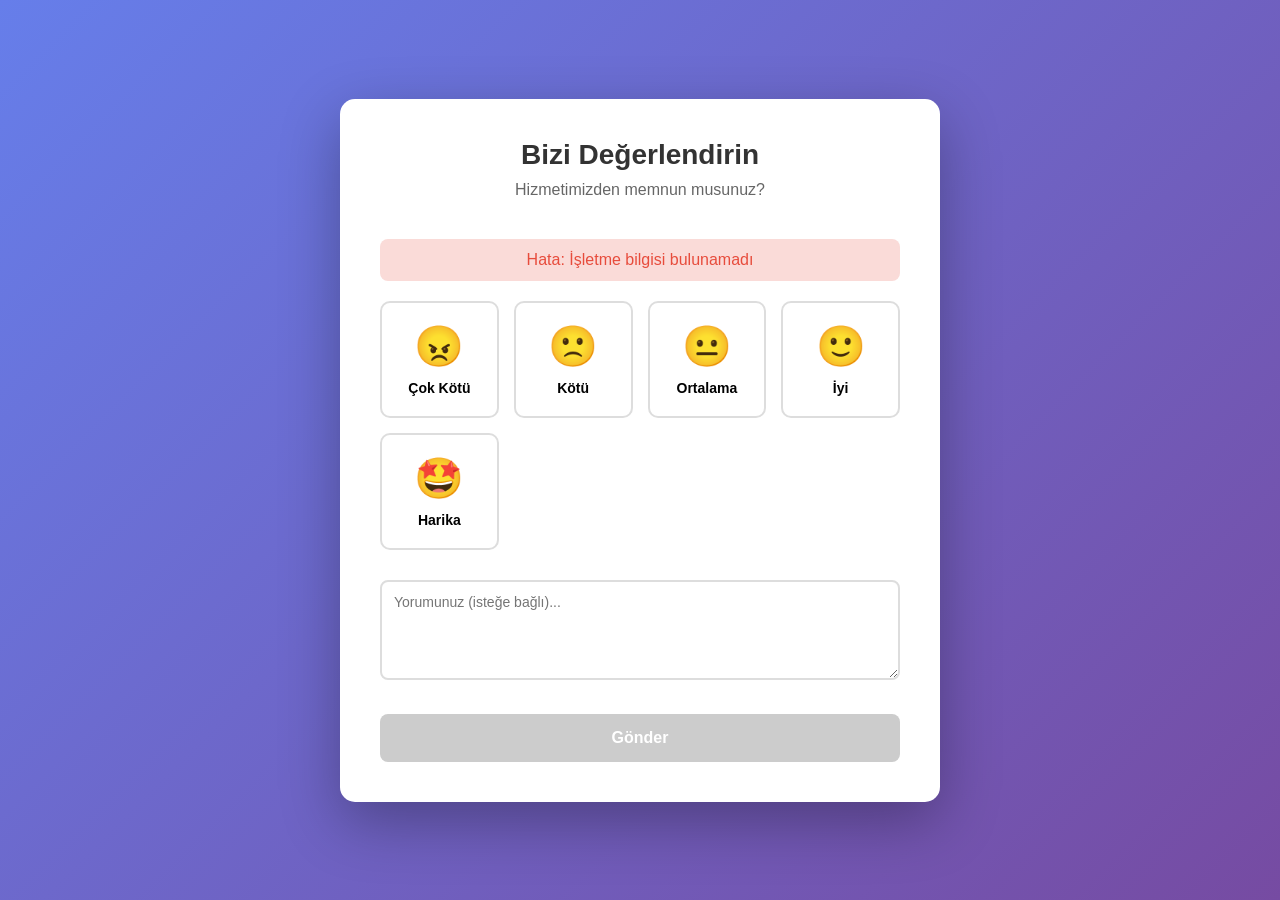
<file: sablon.html>
<!DOCTYPE html>
<html lang="tr">
<head>
    <meta charset="UTF-8">
    <meta name="viewport" content="width=device-width, initial-scale=1.0">
    <title>Bizi Değerlendirin</title>
    <style>
        * {
            margin: 0;
            padding: 0;
            box-sizing: border-box;
        }
        body {
            font-family: 'Segoe UI', Tahoma, Geneva, Verdana, sans-serif;
            background: linear-gradient(135deg, #667eea 0%, #764ba2 100%);
            min-height: 100vh;
            display: flex;
            justify-content: center;
            align-items: center;
            padding: 20px;
        }
        .container {
            background: white;
            border-radius: 15px;
            box-shadow: 0 20px 60px rgba(0, 0, 0, 0.3);
            padding: 40px;
            max-width: 600px;
            text-align: center;
            width: 100%;
        }
        h1 {
            color: #333;
            margin-bottom: 10px;
            font-size: 28px;
        }
        .subtitle {
            color: #666;
            margin-bottom: 40px;
            font-size: 16px;
        }
        .rating-options {
            display: grid;
            grid-template-columns: repeat(auto-fit, minmax(100px, 1fr));
            gap: 15px;
            margin-bottom: 30px;
        }
        .rating-btn {
            padding: 20px;
            border: 2px solid #ddd;
            border-radius: 10px;
            background: white;
            cursor: pointer;
            transition: all 0.3s ease;
            font-size: 14px;
            font-weight: 600;
            display: flex;
            flex-direction: column;
            align-items: center;
            gap: 10px;
        }
        .rating-btn .emoji {
            font-size: 40px;
        }
        .rating-btn:hover {
            transform: translateY(-5px);
            box-shadow: 0 10px 25px rgba(0, 0, 0, 0.1);
        }
        .rating-btn.selected {
            background: #667eea;
            color: white;
            border-color: #667eea;
        }
        .comment-section {
            margin-bottom: 30px;
        }
        textarea {
            width: 100%;
            padding: 12px;
            border: 2px solid #ddd;
            border-radius: 8px;
            font-family: inherit;
            font-size: 14px;
            resize: vertical;
            min-height: 100px;
        }
        .submit-btn {
            background: #667eea;
            color: white;
            padding: 15px 40px;
            border: none;
            border-radius: 8px;
            font-size: 16px;
            font-weight: 600;
            cursor: pointer;
            transition: all 0.3s ease;
            width: 100%;
        }
        .submit-btn:hover:not(:disabled) {
            background: #764ba2;
            transform: translateY(-2px);
        }
        .submit-btn:disabled {
            background: #ccc;
            cursor: not-allowed;
        }
        .loading {
            display: none;
            color: #667eea;
            font-weight: 600;
        }
        .error {
            display: none;
            color: #e74c3c;
            padding: 12px;
            background: #fadbd8;
            border-radius: 8px;
            margin-bottom: 20px;
        }
    </style>
</head>
<body>
    <div class="container">
        <h1>Bizi Değerlendirin</h1>
        <p class="subtitle">Hizmetimizden memnun musunuz?</p>
        
        <div class="error" id="error-msg"></div>
        
        <div class="rating-options">
            <button class="rating-btn" data-puan="1">
                <span class="emoji">😠</span>
                <span>Çok Kötü</span>
            </button>
            <button class="rating-btn" data-puan="2">
                <span class="emoji">🙁</span>
                <span>Kötü</span>
            </button>
            <button class="rating-btn" data-puan="3">
                <span class="emoji">😐</span>
                <span>Ortalama</span>
            </button>
            <button class="rating-btn" data-puan="4">
                <span class="emoji">🙂</span>
                <span>İyi</span>
            </button>
            <button class="rating-btn" data-puan="5">
                <span class="emoji">🤩</span>
                <span>Harika</span>
            </button>
        </div>

        <div class="comment-section">
            <textarea id="yorum" placeholder="Yorumunuz (isteğe bağlı)..."></textarea>
        </div>

        <button class="submit-btn" id="gonder-btn" disabled>Gönder</button>
        <div class="loading" id="loading">Yükleniyor...</div>
    </div>

    <script>
        let selectedPuan = null;
        const slug = new URLSearchParams(window.location.search).get('isletme');

        if (!slug) {
            document.getElementById('error-msg').textContent = 'Hata: İşletme bilgisi bulunamadı';
            document.getElementById('error-msg').style.display = 'block';
        }

        document.querySelectorAll('.rating-btn').forEach(btn => {
            btn.addEventListener('click', function() {
                document.querySelectorAll('.rating-btn').forEach(b => b.classList.remove('selected'));
                this.classList.add('selected');
                selectedPuan = parseInt(this.dataset.puan);
                document.getElementById('gonder-btn').disabled = false;
                document.getElementById('error-msg').style.display = 'none';
            });
        });

        document.getElementById('gonder-btn').addEventListener('click', async function() {
            if (!selectedPuan) return;

            const yorum = document.getElementById('yorum').value;
            document.getElementById('loading').style.display = 'block';
            document.getElementById('gonder-btn').disabled = true;

            try {
                const response = await fetch(`/api/geri-bildirim/${slug}`, {
                    method: 'POST',
                    headers: { 'Content-Type': 'application/json' },
                    body: JSON.stringify({ puan: selectedPuan, yorum: yorum })
                });

                const data = await response.json();
                if (response.ok && data.redirect) {
                    // Redirect URL'e git
                    window.location.href = data.redirect;
                } else {
                    document.getElementById('error-msg').textContent = data.hata || 'Hata oluştu!';
                    document.getElementById('error-msg').style.display = 'block';
                    document.getElementById('loading').style.display = 'none';
                    document.getElementById('gonder-btn').disabled = false;
                }
            } catch (error) {
                console.error('Hata:', error);
                document.getElementById('error-msg').textContent = 'Bir hata oluştu. Lütfen tekrar deneyin.';
                document.getElementById('error-msg').style.display = 'block';
                document.getElementById('loading').style.display = 'none';
                document.getElementById('gonder-btn').disabled = false;
            }
        });
    </script>
</body>
</html>
</file>
